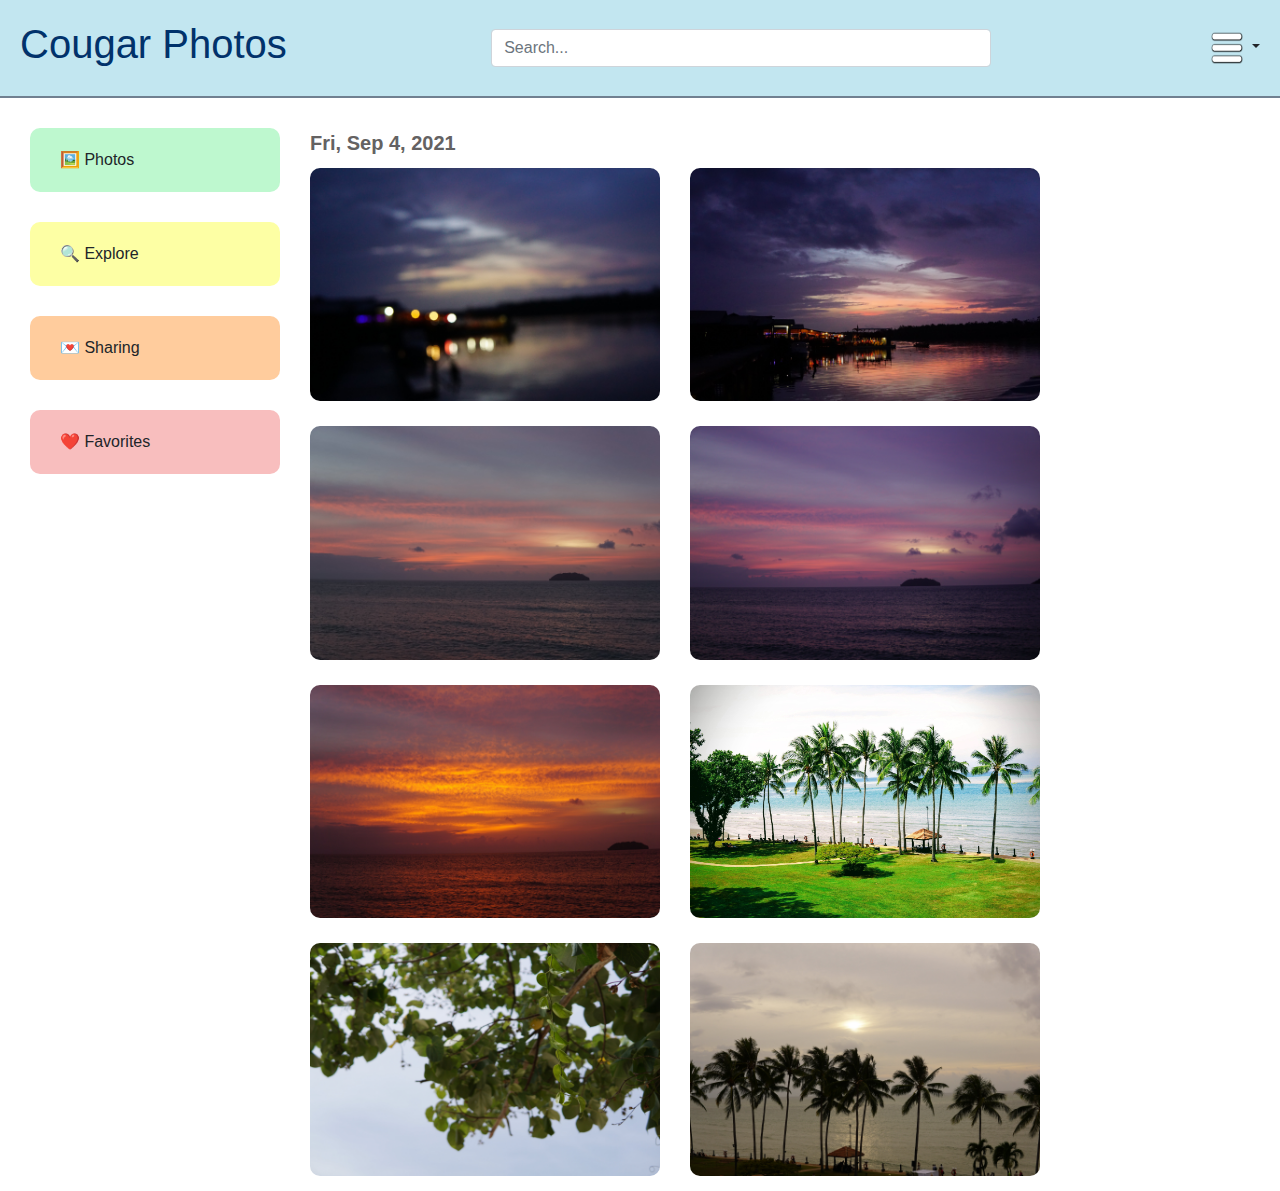
<file: index.html>
<!DOCTYPE html>
<html lang='en'>
  <head>
    <meta charset='UTF-8'/>
    <title>Coogle Photos</title>
    <link rel='stylesheet' href='styles.css'/>
    <link rel="canonical" href="https://getbootstrap.com/docs/5.1/examples/headers/">



    <!-- Bootstrap core CSS -->
    <link href="assets/dist/css/bootstrap.min.css" rel="stylesheet">

    <style>
      .bd-placeholder-img {
        font-size: 1.125rem;
        text-anchor: middle;
        -webkit-user-select: none;
        -moz-user-select: none;
        user-select: none;
      }

      @media (min-width: 768px) {
        .bd-placeholder-img-lg {
          font-size: 3.5rem;
        }
      }
    </style>


    <!-- Custom styles for this template -->
    <link href="headers.css" rel="stylesheet">
  </head>
  <body>

    
    
        <script src="../assets/dist/js/bootstrap.bundle.min.js"></script>
    

    <div class="head">
        <div><h1>Cougar Photos</h1></div>
        <div>
              <form class="col-12 col-lg-auto mb-3 mb-lg-0 me-lg-3 search_bar" style="width:500px;">
                <input type="search" class="form-control" placeholder="Search..." aria-label="Search">
              </form>
        </div>

        <div class="dropdown text-end">
            <a href="#" class="d-block link-dark text-decoration-none dropdown-toggle" id="dropdownUser1" data-bs-toggle="dropdown" aria-expanded="false">
              <img src="menu.png" alt="mdo" width="32" height="32">
            </a>
            <ul class="dropdown-menu text-small" aria-labelledby="dropdownUser1">
              <li><a class="dropdown-item" href="index.html">Home</a></li>
              <li><a class="dropdown-item" href="preference.html">Preferences</a></li>
              <li><hr class="dropdown-divider"></li>
              <li><a class="dropdown-item" href="login.html">Sign in</a></li>
            </ul>
        </div>
    </div>

    <div class="content-container">
        
        <div class="sidebar">
            <div class="sidebar-item">🖼️ Photos</div>
            <div class="sidebar-item explore">🔍 Explore</div>
            <div class="sidebar-item sharing">💌 Sharing</div>
            <div class="sidebar-item favorites">❤️ Favorites</div>
        </div>

        <div>
            <div class="date">Fri, Sep 4, 2021</div>
            <div class="photos">
                <div class='photos-item'><a href="1.html"><img class="photo" src='images/1.jpg'/></a></div>
                <div class='photos-item'><a href="2.html"><img class="photo" src='images/2.jpg'/></a></div>
                <div class='photos-item'><a href="3.html"><img class="photo" src='images/3.jpg'/></a></div>
                <div class='photos-item'><a href="4.html"><img class="photo" src='images/4.jpg'/></a></div>
                <div class='photos-item'><a href="5.html"><img class="photo" src='images/5.jpg'/></a></div>
                <div class='photos-item'><a href="6.html"><img class="photo" src='images/6.jpg'/></a></div>
                <div class='photos-item'><a href="7.html"><img class="photo" src='images/7.jpg'/></a></div>
                <div class='photos-item'><a href="8.html"><img class="photo" src='images/8.jpg'/></a></div>
            </div>
        </div>

    </div>

  </body>
</html>
</file>
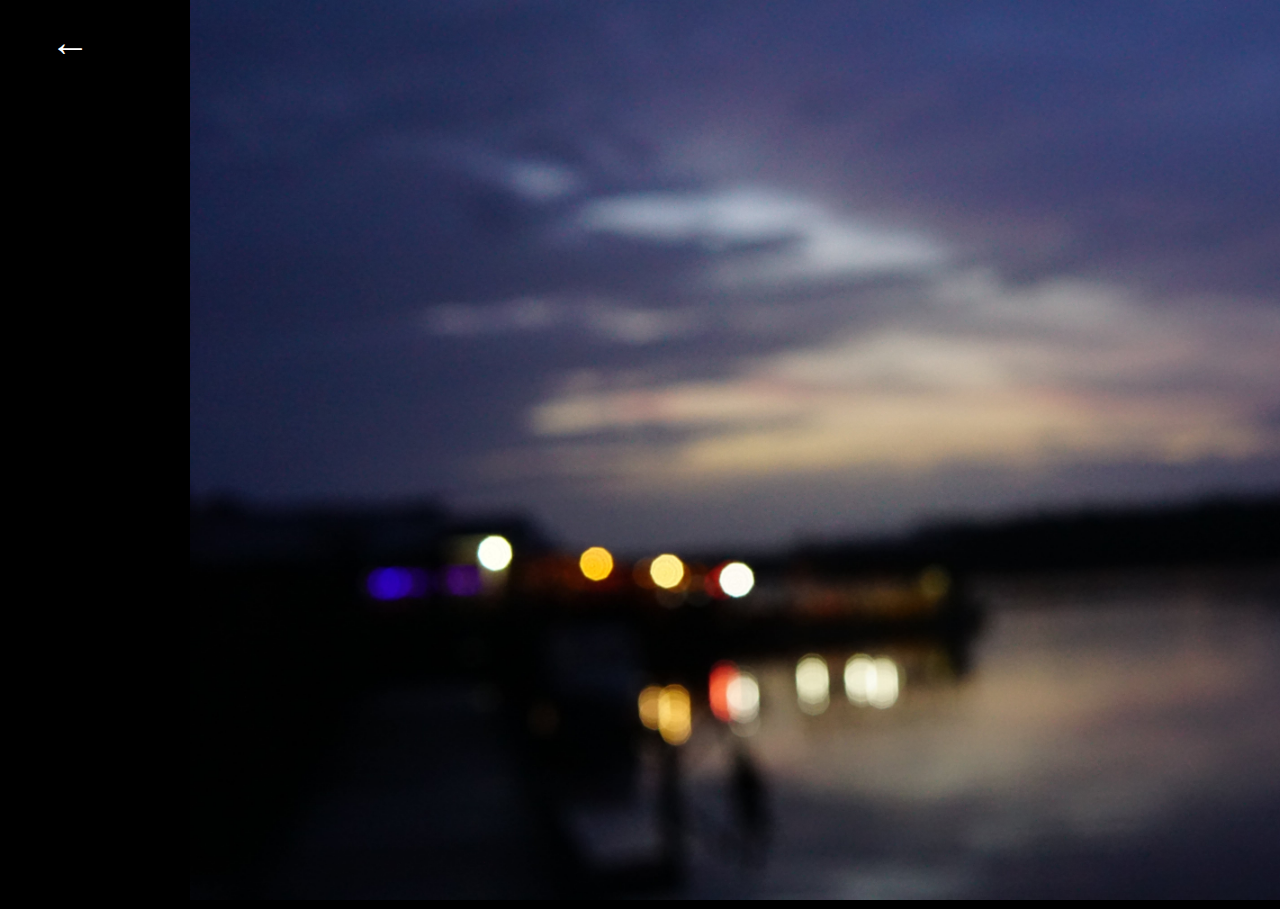
<file: 1.html>
<!DOCTYPE html>
<html lang='en'>
  <head>
    <meta charset='UTF-8'/>
    <title>Coogle Photos</title>
    <link rel='stylesheet' href='page-styles.css'/>
  </head>
  <body>

    <div class="photo-page">
        <div class="top">
            <div class="back"><a href="index.html">←</a></div>
            <div class="previous"></div>
        </div>
        <div><img src="images/1.jpg"></div>
        <div class="top">
            <div class = "option">
                <div>☆</div>
                <div>🗑</div>
                <div>☰</div>
            </div>
            <div class="next"><a href="2.html">▷</a></div>
        </div>
    </div>

  </body>
</html>
</file>
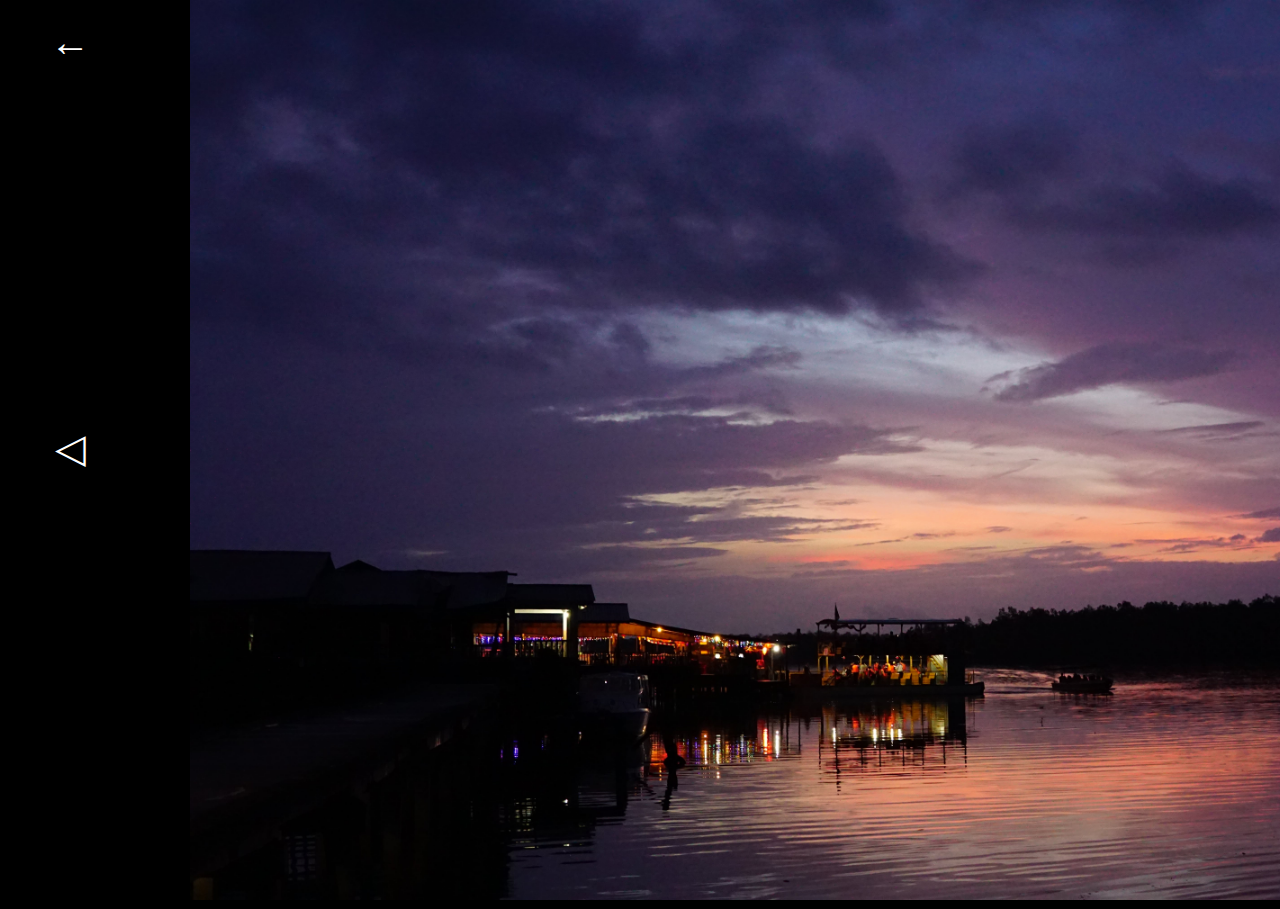
<file: 2.html>
<!DOCTYPE html>
<html lang='en'>
  <head>
    <meta charset='UTF-8'/>
    <title>Coogle Photos</title>
    <link rel='stylesheet' href='page-styles.css'/>
  </head>
  <body>

    <div class="photo-page">
        <div class="top">
            <div class="back"><a href="index.html">←</a></div>
            <div class="previous"><a href="1.html">◁</a></div>
        </div>
        <div><img src="images/2.jpg"></div>
        <div class="top">
            <div class = "option">
                <div>☆</div>
                <div>🗑</div>
                <div>☰</div>
            </div>
            <div class="next"><a href="3.html">▷</a></div>
        </div>
    </div>

  </body>
</html>
</file>
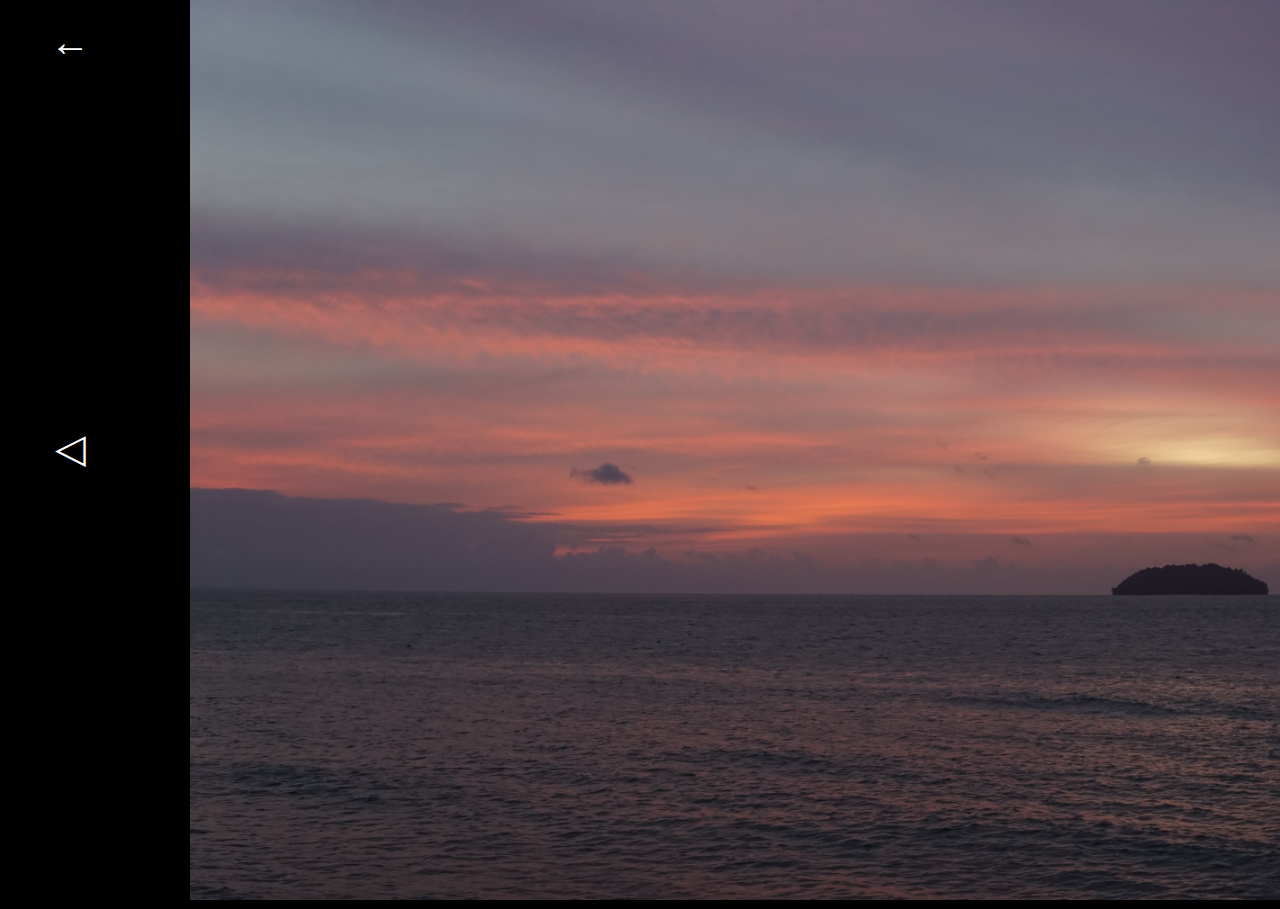
<file: 3.html>
<!DOCTYPE html>
<html lang='en'>
  <head>
    <meta charset='UTF-8'/>
    <title>Coogle Photos</title>
    <link rel='stylesheet' href='page-styles.css'/>
  </head>
  <body>

    <div class="photo-page">
        <div class="top">
            <div class="back"><a href="index.html">←</a></div>
            <div class="previous"><a href="2.html">◁</a></div>
        </div>
        <div><img src="images/3.jpg"></div>
        <div class="top">
            <div class = "option">
                <div>☆</div>
                <div>🗑</div>
                <div>☰</div>
            </div>
            <div class="next"><a href="4.html">▷</a></div>
        </div>
    </div>

  </body>
</html>
</file>
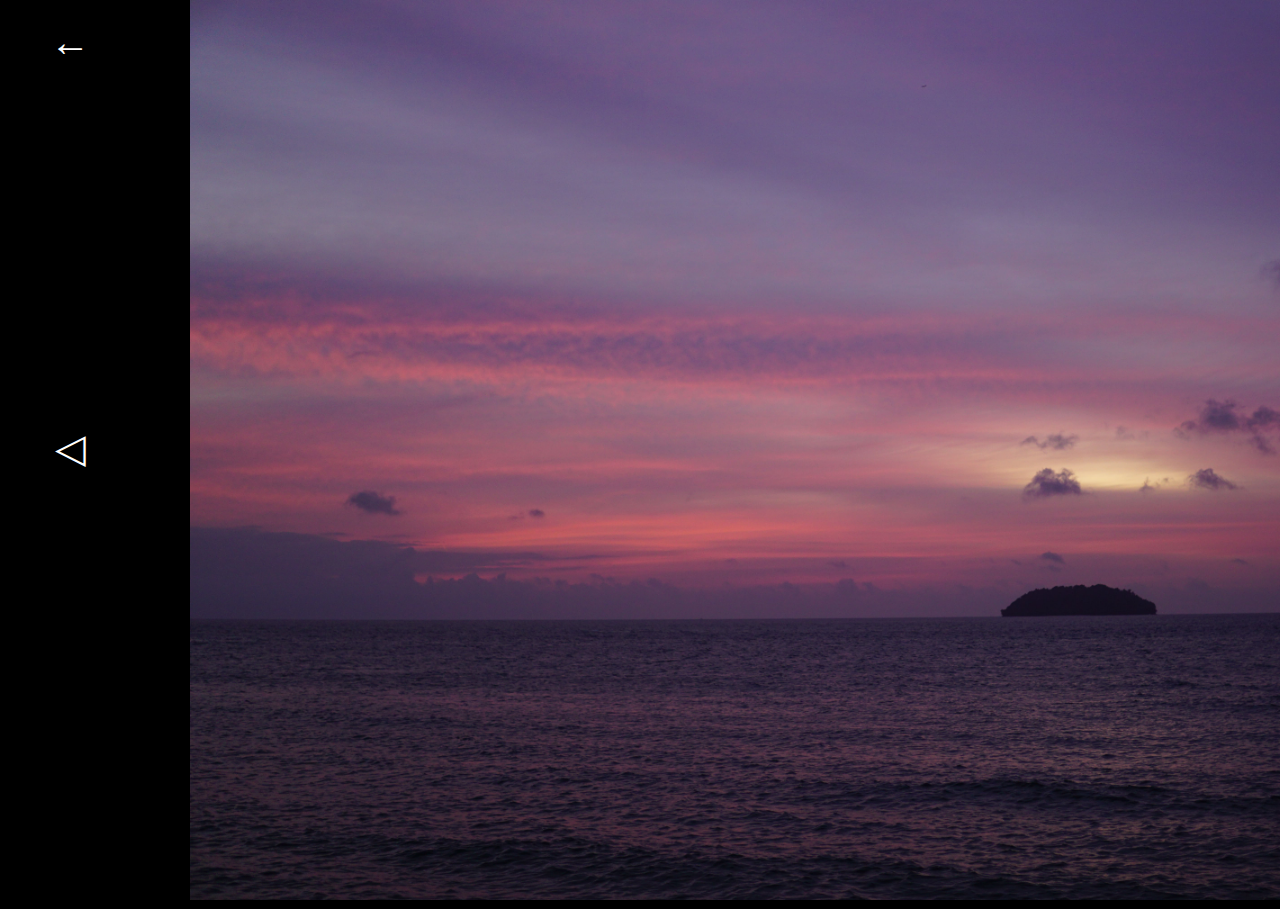
<file: 4.html>
<!DOCTYPE html>
<html lang='en'>
  <head>
    <meta charset='UTF-8'/>
    <title>Coogle Photos</title>
    <link rel='stylesheet' href='page-styles.css'/>
  </head>
  <body>

    <div class="photo-page">
        <div class="top">
            <div class="back"><a href="index.html">←</a></div>
            <div class="previous"><a href="3.html">◁</a></div>
        </div>
        <div><img src="images/4.jpg"></div>
        <div class="top">
            <div class = "option">
                <div>☆</div>
                <div>🗑</div>
                <div>☰</div>
            </div>
            <div class="next"><a href="5.html">▷</a></div>
        </div>
    </div>

  </body>
</html>
</file>
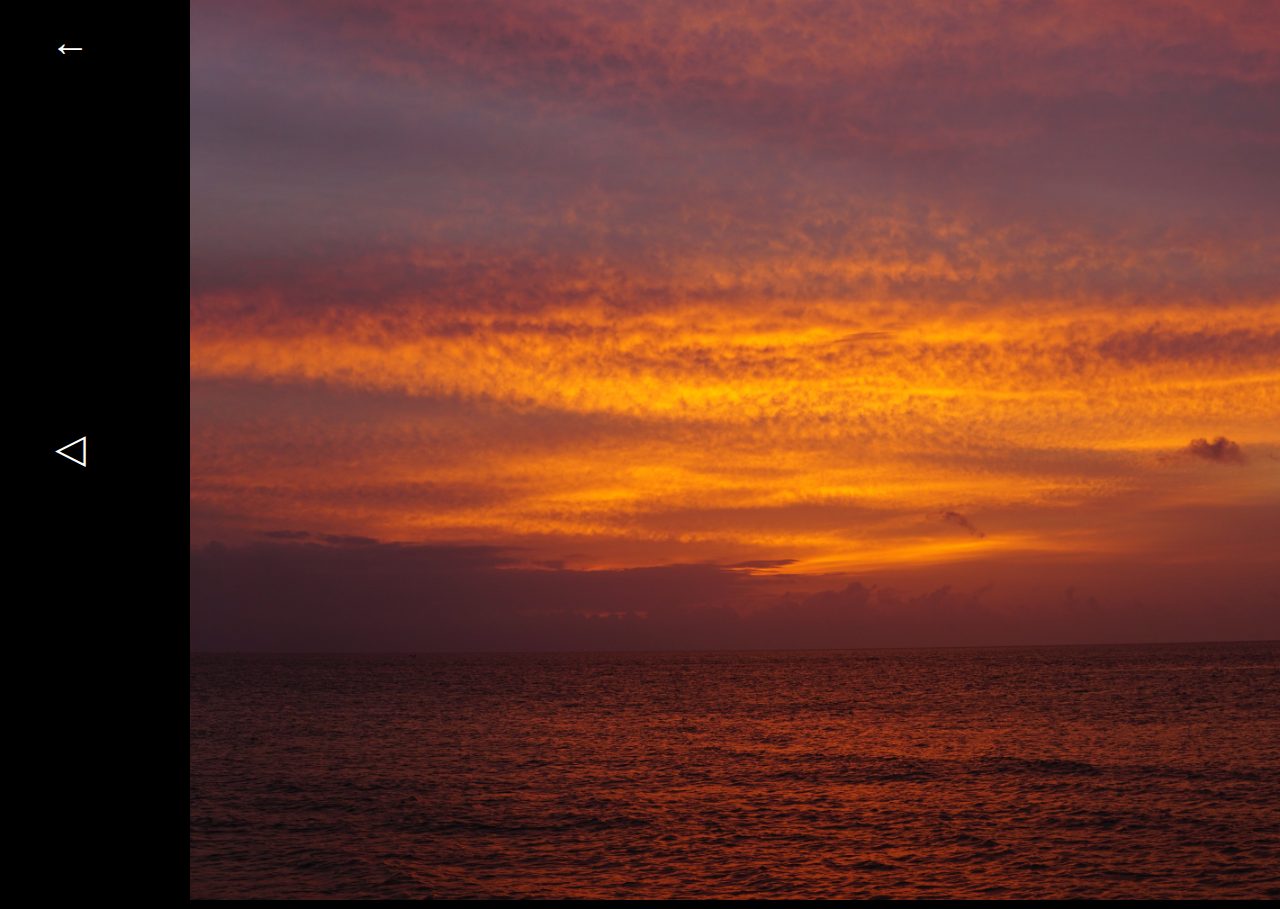
<file: 5.html>
<!DOCTYPE html>
<html lang='en'>
  <head>
    <meta charset='UTF-8'/>
    <title>Coogle Photos</title>
    <link rel='stylesheet' href='page-styles.css'/>
  </head>
  <body>

    <div class="photo-page">
        <div class="top">
            <div class="back"><a href="index.html">←</a></div>
            <div class="previous"><a href="4.html">◁</a></div>
        </div>
        <div><img src="images/5.jpg"></div>
        <div class="top">
            <div class = "option">
                <div>☆</div>
                <div>🗑</div>
                <div>☰</div>
            </div>
            <div class="next"><a href="6.html">▷</a></div>
        </div>
    </div>

  </body>
</html>
</file>
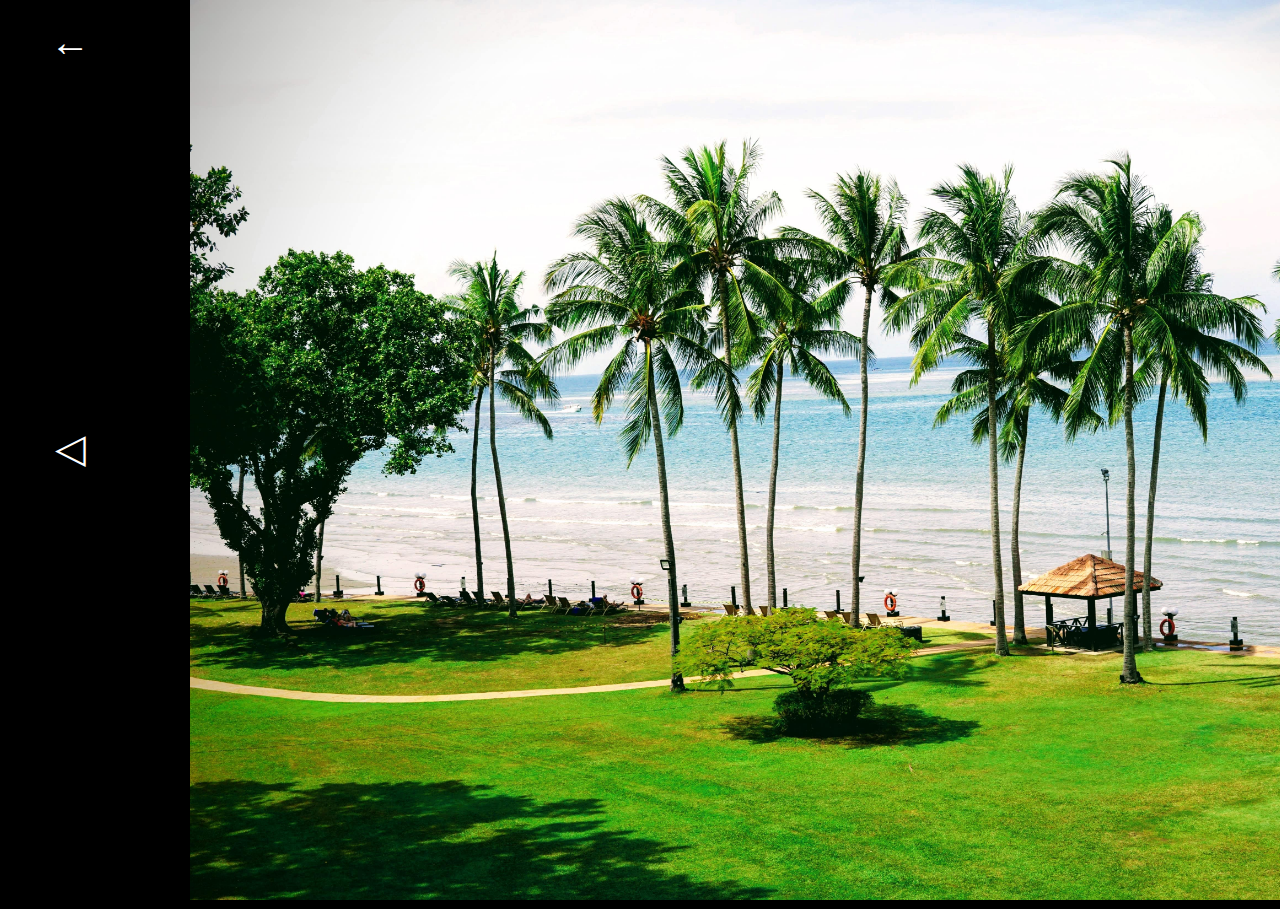
<file: 6.html>
<!DOCTYPE html>
<html lang='en'>
  <head>
    <meta charset='UTF-8'/>
    <title>Coogle Photos</title>
    <link rel='stylesheet' href='page-styles.css'/>
  </head>
  <body>

    <div class="photo-page">
        <div class="top">
            <div class="back"><a href="index.html">←</a></div>
            <div class="previous"><a href="5.html">◁</a></div>
        </div>
        <div><img src="images/6.jpg"></div>
        <div class="top">
            <div class = "option">
                <div>☆</div>
                <div>🗑</div>
                <div>☰</div>
            </div>
            <div class="next"><a href="7.html">▷</a></div>
        </div>
    </div>

  </body>
</html>
</file>
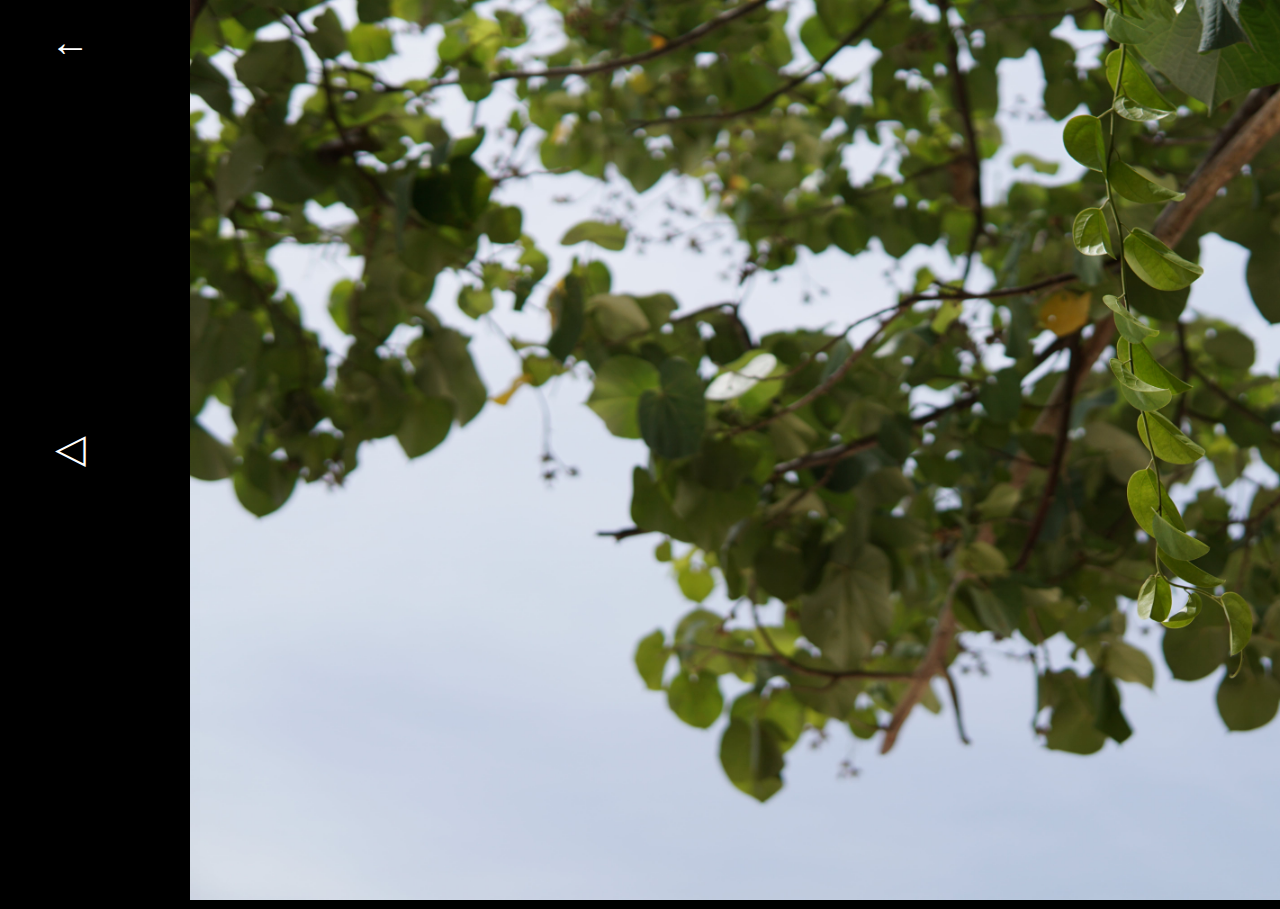
<file: 7.html>
<!DOCTYPE html>
<html lang='en'>
  <head>
    <meta charset='UTF-8'/>
    <title>Coogle Photos</title>
    <link rel='stylesheet' href='page-styles.css'/>
  </head>
  <body>

    <div class="photo-page">
        <div class="top">
            <div class="back"><a href="index.html">←</a></div>
            <div class="previous"><a href="6.html">◁</a></div>
        </div>
        <div><img src="images/7.jpg"></div>
        <div class="top">
            <div class = "option">
                <div>☆</div>
                <div>🗑</div>
                <div>☰</div>
            </div>
            <div class="next"><a href="8.html">▷</a></div>
        </div>
    </div>

  </body>
</html>
</file>
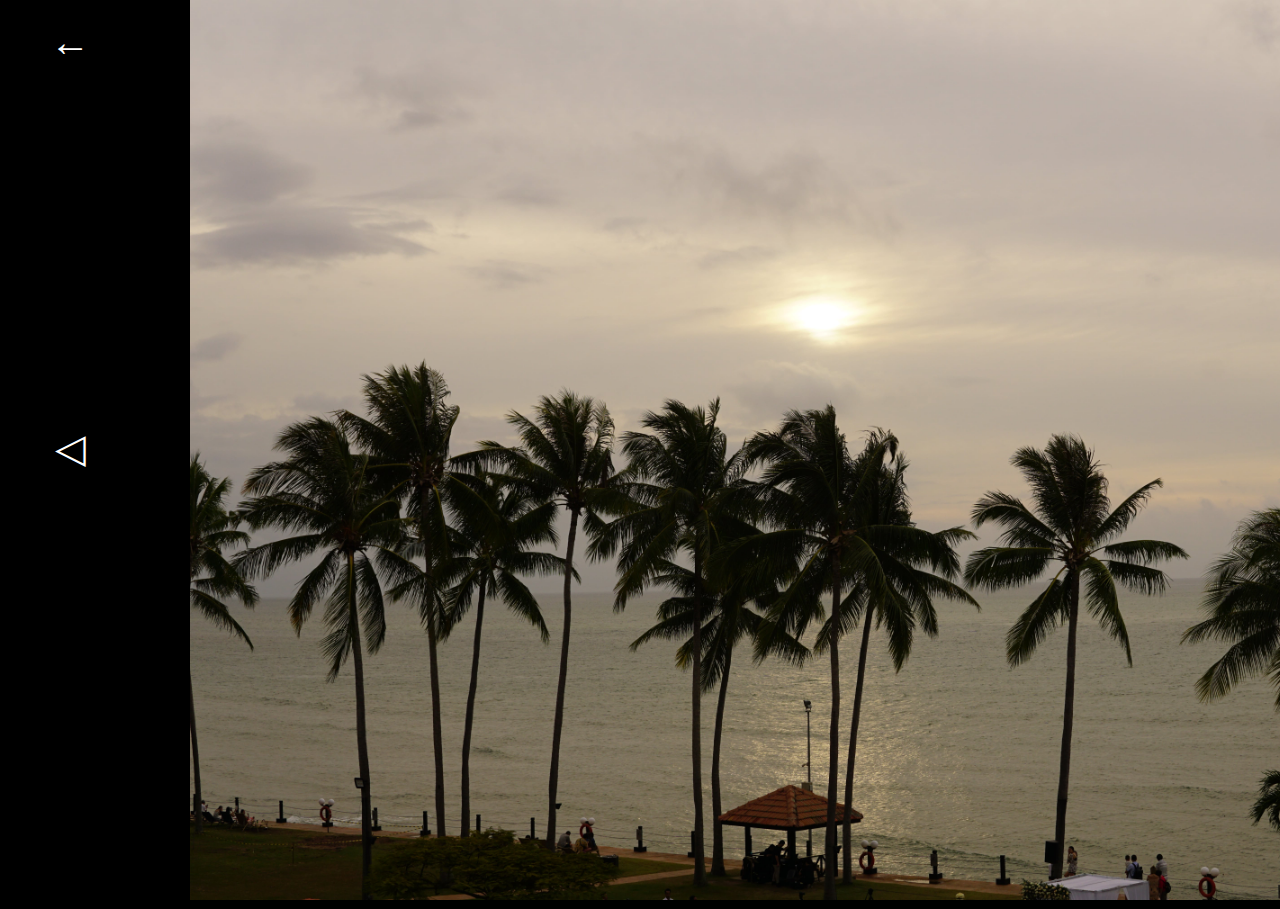
<file: 8.html>
<!DOCTYPE html>
<html lang='en'>
  <head>
    <meta charset='UTF-8'/>
    <title>Coogle Photos</title>
    <link rel='stylesheet' href='page-styles.css'/>
  </head>
  <body>

    <div class="photo-page">
        <div class="top">
            <div class="back"><a href="index.html">←</a></div>
            <div class="previous"><a href="7.html">◁</a></div>
        </div>
        <div><img src="images/8.jpg"></div>
        <div class="top">
            <div class = "option">
                <div>☆</div>
                <div>🗑</div>
                <div>☰</div>
            </div>
            <div class="next"></div>
        </div>
    </div>

  </body>
</html>
</file>
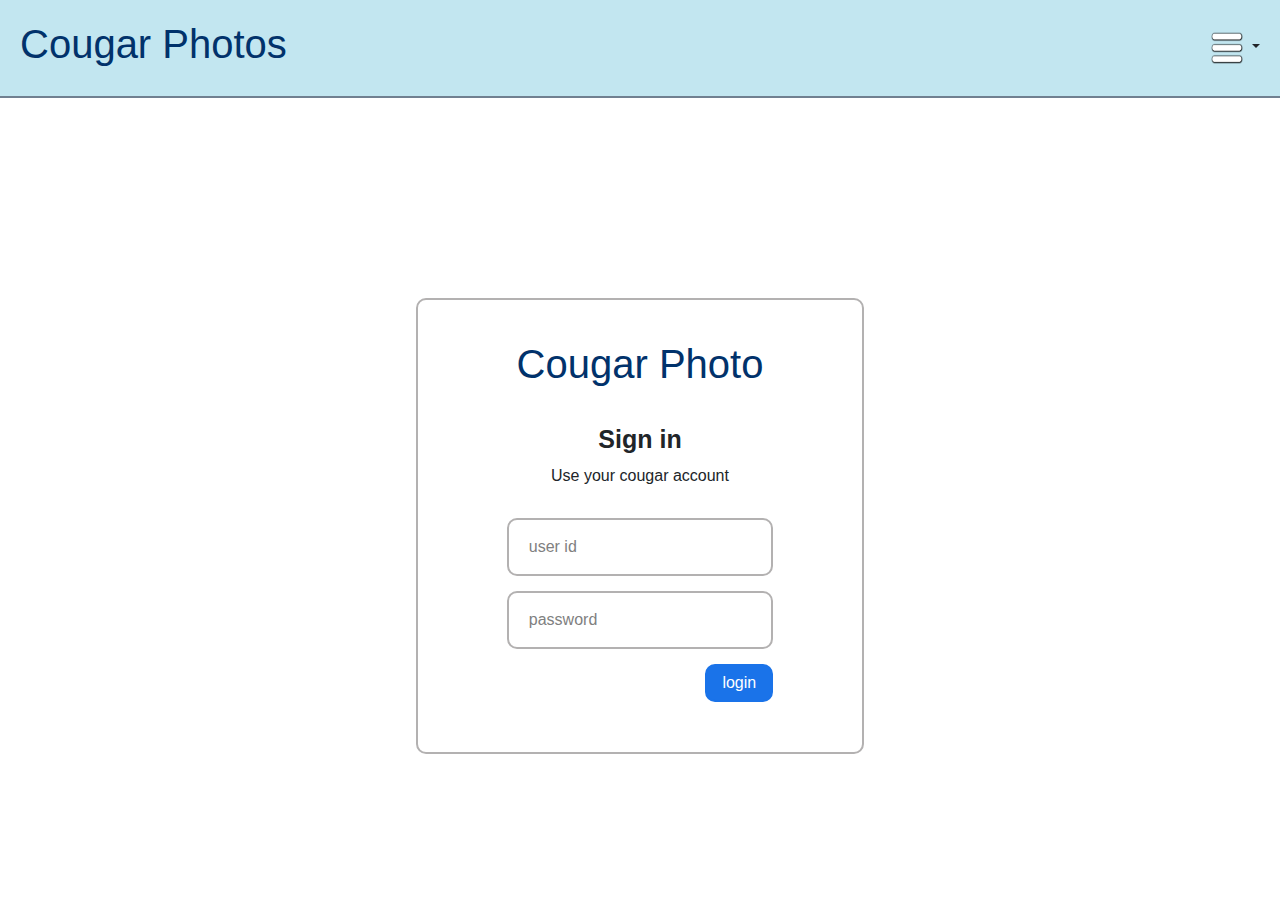
<file: login.html>
<!DOCTYPE html>
<html lang='en'>
  <head>
    <meta charset='UTF-8'/>
    <title>Coogle Photos</title>
    <link rel='stylesheet' href='styles.css'/>

     <!-- Bootstrap core CSS -->
     <link href="assets/dist/css/bootstrap.min.css" rel="stylesheet">

     <style>
       .bd-placeholder-img {
         font-size: 1.125rem;
         text-anchor: middle;
         -webkit-user-select: none;
         -moz-user-select: none;
         user-select: none;
       }
 
       @media (min-width: 768px) {
         .bd-placeholder-img-lg {
           font-size: 3.5rem;
         }
       }
     </style>
 
 
     <!-- Custom styles for this template -->
     <link href="headers.css" rel="stylesheet">
  </head>
  <body>
    
    <script src="../assets/dist/js/bootstrap.bundle.min.js"></script>

    <div class="head">
        <div><h1>Cougar Photos</h1></div>
        <div>
        </div>

        <div class="dropdown text-end">
            <a href="#" class="d-block link-dark text-decoration-none dropdown-toggle" id="dropdownUser1" data-bs-toggle="dropdown" aria-expanded="false">
              <img src="menu.png" alt="mdo" width="32" height="32">
            </a>
            <ul class="dropdown-menu text-small" aria-labelledby="dropdownUser1">
              <li><a class="dropdown-item" href="index.html">Home</a></li>
              <li><a class="dropdown-item" href="preference.html">Preferences</a></li>
              <li><hr class="dropdown-divider"></li>
              <li><a class="dropdown-item" href="login.html">Sign in</a></li>
            </ul>
        </div>
    </div>

    <div class="login_box">
        <div class="cougar"><h1>Cougar Photo</h1></div>
        <div class="sign">Sign in</div>
        <div>Use your cougar account</div>
        <div class="login_buttons">
            <div class="id_box">user id</div>
            <div class="password_box">password</div>
            <div class="login_button">login</div>
        </div>
    </div>

  </body>
</html>
</file>
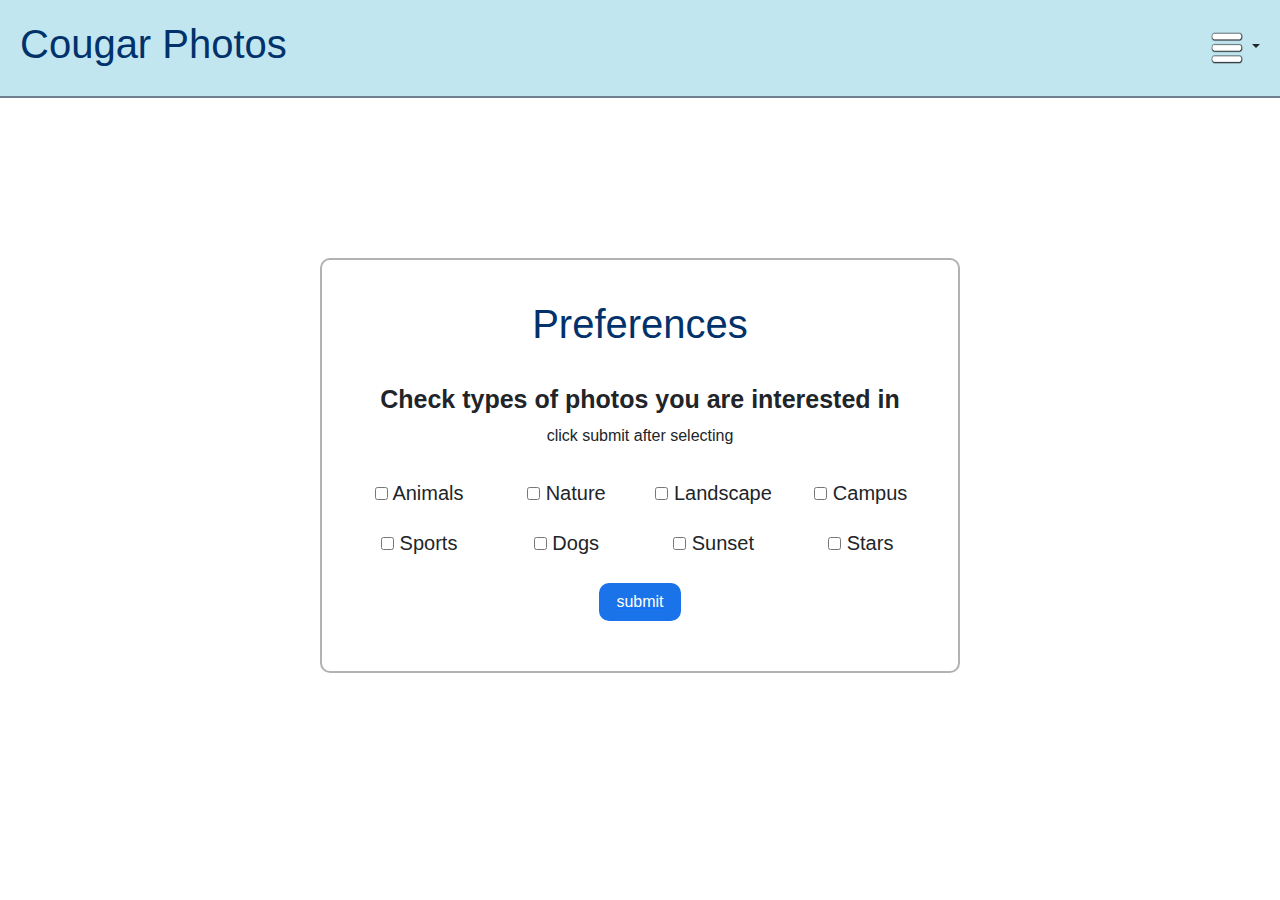
<file: preference.html>
<!DOCTYPE html>
<html lang='en'>
  <head>
    <meta charset='UTF-8'/>
    <title>Coogle Photos</title>
    <link rel='stylesheet' href='styles.css'/>

     <!-- Bootstrap core CSS -->
     <link href="assets/dist/css/bootstrap.min.css" rel="stylesheet">

     <style>
       .bd-placeholder-img {
         font-size: 1.125rem;
         text-anchor: middle;
         -webkit-user-select: none;
         -moz-user-select: none;
         user-select: none;
       }
 
       @media (min-width: 768px) {
         .bd-placeholder-img-lg {
           font-size: 3.5rem;
         }
       }
     </style>
 
 
     <!-- Custom styles for this template -->
     <link href="headers.css" rel="stylesheet">
  </head>
  <body>
    
    <script src="../assets/dist/js/bootstrap.bundle.min.js"></script>

    <div class="head">
        <div><h1>Cougar Photos</h1></div>
        <div>
        </div>

        <div class="dropdown text-end">
            <a href="#" class="d-block link-dark text-decoration-none dropdown-toggle" id="dropdownUser1" data-bs-toggle="dropdown" aria-expanded="false">
              <img src="menu.png" alt="mdo" width="32" height="32">
            </a>
            <ul class="dropdown-menu text-small" aria-labelledby="dropdownUser1">
              <li><a class="dropdown-item" href="index.html">Home</a></li>
              <li><a class="dropdown-item" href="preference.html">Preferences</a></li>
              <li><hr class="dropdown-divider"></li>
              <li><a class="dropdown-item" href="login.html">Sign in</a></li>
            </ul>
        </div>
    </div>

    <div class="prefer-container">
        <div class="preferences"><h1>Preferences</h1></div>
        <div class="interest">Check types of photos you are interested in</div>
        <div>click submit after selecting</div>
        <div class="interest_list">
            <div class="checkboxes">
                <div><input type="checkbox"> Animals</div>
                <div><input type="checkbox"> Nature</div>
                <div><input type="checkbox"> Landscape</div>
                <div><input type="checkbox"> Campus</div>
                <div><input type="checkbox"> Sports</div>
                <div><input type="checkbox"> Dogs</div>
                <div><input type="checkbox"> Sunset</div>
                <div><input type="checkbox"> Stars</div>
            </div>
                <a href="index.html"><div class="submit_button">submit</div></a>
        </div>
    </div>

  </body>
</html>
</file>
<file: styles.css>
* {
    margin: 0;
    padding: 0;
    box-sizing: border-box;
    font-family:'Segoe UI', Tahoma, Geneva, Verdana, sans-serif;
}


.head {
    width: auto;
    background-color: rgb(194, 230, 240);
    padding: 20px;
    display: flex;
    justify-content: space-between;
    border-bottom: 2px solid slategrey;
    align-items: center;
}

a {
    text-decoration: none;
}

.head div h1 {
    color: #01326b;

}



.menu {
    display: flex;
    justify-content: right;
}

.menu-item {
    color: rgb(65, 70, 75);
    margin-left: 5px;
    padding: 10px;
    border: 1px solid rgb(65, 70, 75);
    border-radius: 5px;
}

.search {
    color: rgb(65, 70, 75);
    padding: 10px;
    width: 400px;
    border: 1px solid rgb(65, 70, 75);
    border-radius: 5px;
}

.content-container {
    width: auto;
    height: auto;
    display: flex;
    justify-content: flex-start;
    overflow: hidden;
    border: black;
}

.sidebar {
    margin-top: 30px;
    margin-left: 30px;
}


.sidebar-item {
    width:250px;
    padding: 20px 0px 20px 30px;
    border-radius: 10px;
    background-color: rgb(190, 248, 207);
    margin-bottom: 30px;
}

.explore {
    background-color: rgb(253, 255, 164);
}

.sharing {
    background-color: rgb(255, 204, 157);
}

.favorites {
    background-color: rgb(248, 190, 190);

}

.photos {
    width: auto;
    height: auto;
    display: flex;
    justify-content: left;
    flex-wrap: wrap;
    flex-direction: row;
    align-items: center;

}
  
.photos-item {
    margin: 10px 0px 15px 30px;
}

.photo {
    width: 350px;
    border-radius: 10px;
}

.date {
    width: auto;
    font-size: 20px;
    font-weight: 600;
    color: rgb(100, 98, 98);
    margin-top: 30px;
    margin-left: 30px;
}


.login_box {
    display: flex;
    flex-direction: column;
    justify-content: center;
    align-items: center;
    border: 2px solid rgb(179, 177, 177);
    width: 35%;
    margin: 0 auto;
    margin-top: 200px;
    text-align: center;
    border-radius: 10px;
}

.cougar {
    color: #01326b;
    font-size: 20px;
    margin-top: 40px;
    margin-bottom: 25px;
}


.sign {
    font-weight: 600;
    font-size: 25px;
    margin-bottom: 5px;
}


.login_buttons {
    width: 100%;
    display: flex;
    flex-direction: column;
    align-items: center;
    justify-content: center;
    
}

.id_box,
.password_box {
    text-align: left;
    text-indent: 5px;
    padding: 15px;
    border: 2px solid rgb(179, 177, 177);
    width: 60%;
    border-radius: 10px;
    color: gray;
}

.id_box {
    margin-top: 30px;
    margin-bottom: 15px;
}

.login_button {
    color: white;
    margin-top: 15px;
    margin-bottom: 50px;
    padding: 5px 15px 5px 15px;
    border: 2px solid #1a73e9;
    background-color: #1a73e9;
    border-radius: 10px;
    align-self: flex-end;
    margin-right: 20%;
}




.prefer-container {
    display: flex;
    flex-direction: column;
    justify-content: center;
    align-items: center;
    border: 2px solid rgb(179, 177, 177);
    width: 50%;
    margin: 0 auto;
    margin-top: 160px;
    text-align: center;
    border-radius: 10px;
}

.preferences {
    color: #01326b;
    font-size: 20px;
    margin-top: 40px;
    margin-bottom: 25px;
}


.interest {
    font-weight: 600;
    font-size: 25px;
    margin-bottom: 5px;
}


.interest_list {
    width: 100%;
    display: flex;
    flex-direction: column;
    align-items: center;
    justify-content: center;
}


.checkboxes {
    font-size: 20px;
    margin-top: 20px;
    justify-content: center;
    display: flex;
    flex-wrap: wrap;
}

.checkboxes div {
    width: 20%;
    margin: 10px;
}

.submit_button {
    color: white;
    margin-top: 15px;
    margin-bottom: 50px;
    padding: 5px 15px 5px 15px;
    border: 2px solid #1a73e9;
    background-color: #1a73e9;
    border-radius: 10px;
}
</file>
<file: headers.css>
.b-example-divider {
  height: 3rem;
  background-color: rgba(0, 0, 0, .1);
  border: solid rgba(0, 0, 0, .15);
  border-width: 1px 0;
  box-shadow: inset 0 .5em 1.5em rgba(0, 0, 0, .1), inset 0 .125em .5em rgba(0, 0, 0, .15);
}

.form-control-dark {
  color: #fff;
  background-color: var(--bs-dark);
  border-color: var(--bs-gray);
}
.form-control-dark:focus {
  color: #fff;
  background-color: var(--bs-dark);
  border-color: #fff;
  box-shadow: 0 0 0 .25rem rgba(255, 255, 255, .25);
}

.bi {
  vertical-align: -.125em;
  fill: currentColor;
}

.text-small {
  font-size: 85%;
}

.dropdown-toggle {
  outline: 0;
}
</file>
<file: page-styles.css>
* {
    margin: 0;
    padding: 0;
    box-sizing: border-box;
    background-color: black;
    height: 100%;
    color: white;
    font-family:'Segoe UI', Tahoma, Geneva, Verdana, sans-serif;
    font-size: 40px
}

.photo-page {
    height: 100%;
    display: flex;
    justify-content: space-between;
}

.top {
    height: 90%;
    /* border: 5px solid rebeccapurple; */
    display: flex;
    justify-content: space-between;
    flex-direction: column;
    align-items: center;
    margin: 20px;
    margin-left: 50px;
    margin-right: 100px;
}

.option {
    display: flex;
}

.option div {
    margin-left: 20px;
}

a {
    text-decoration : none;
}
</file>
